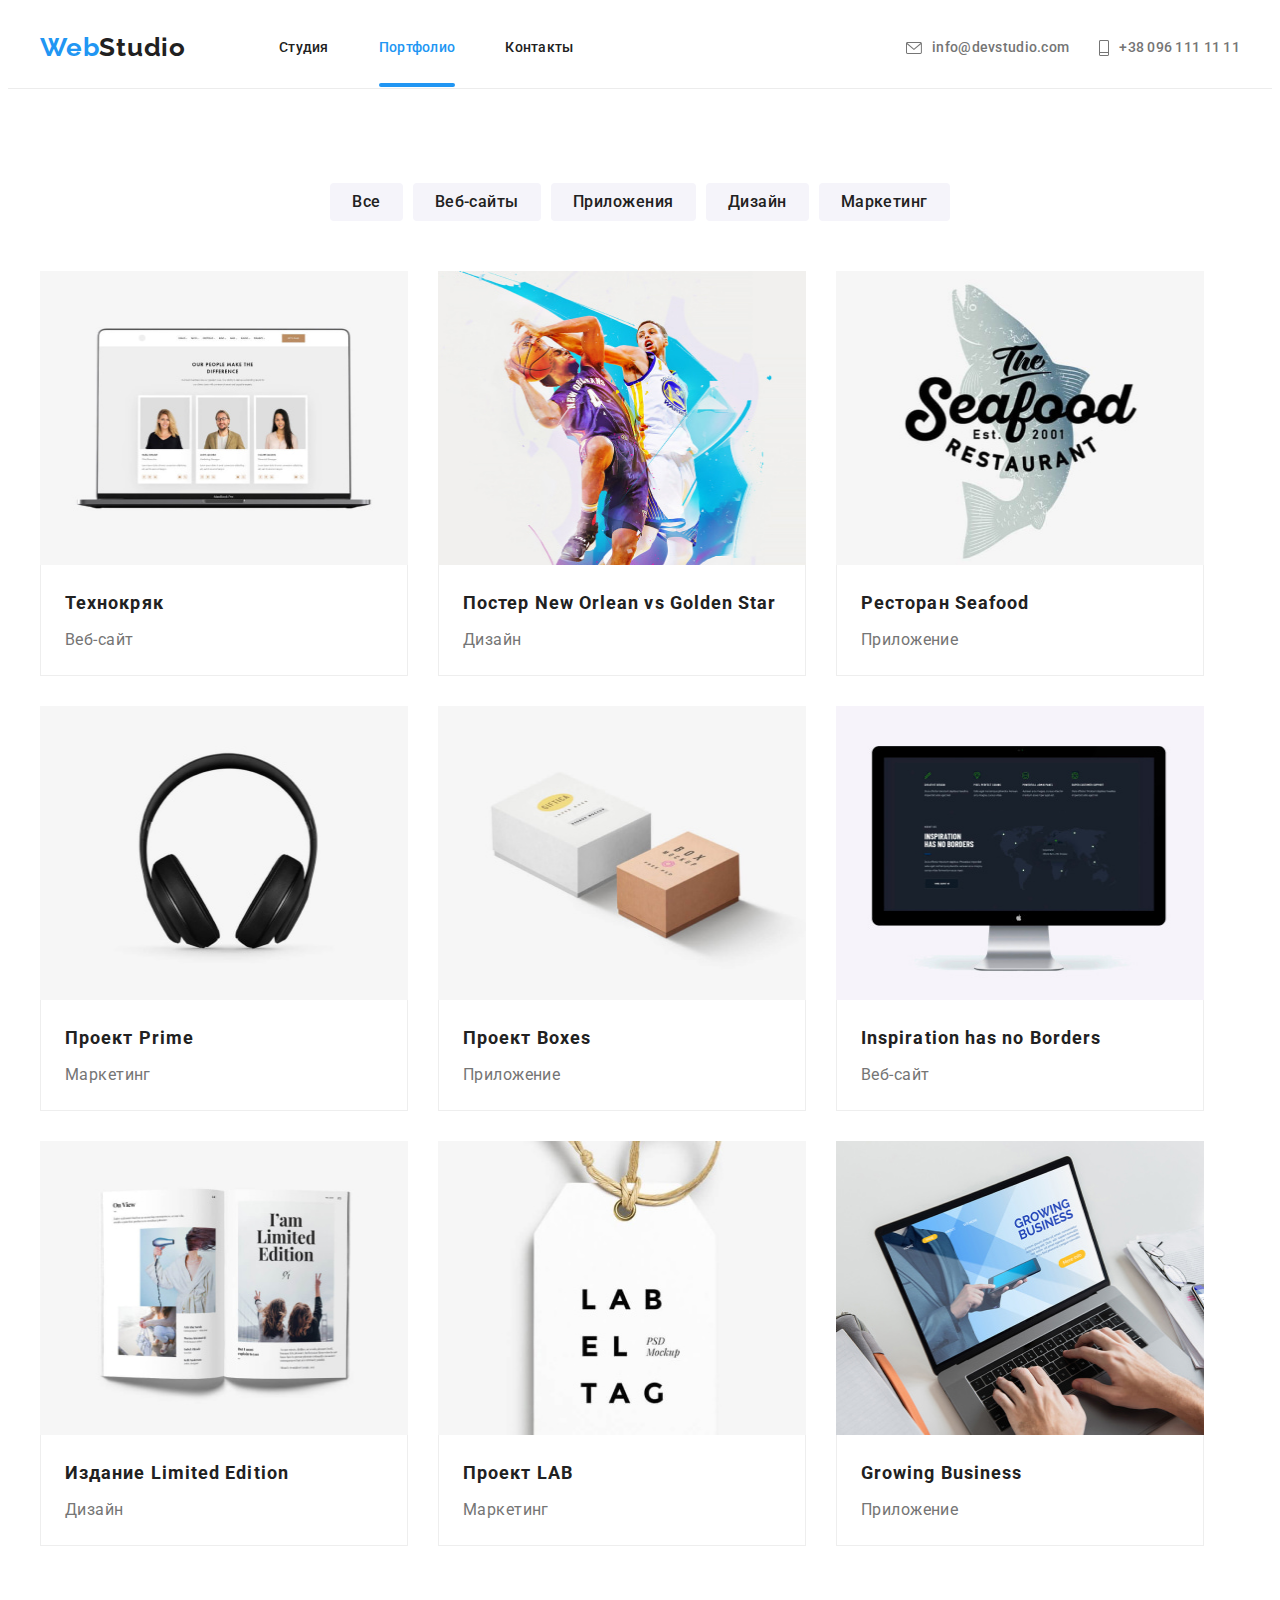
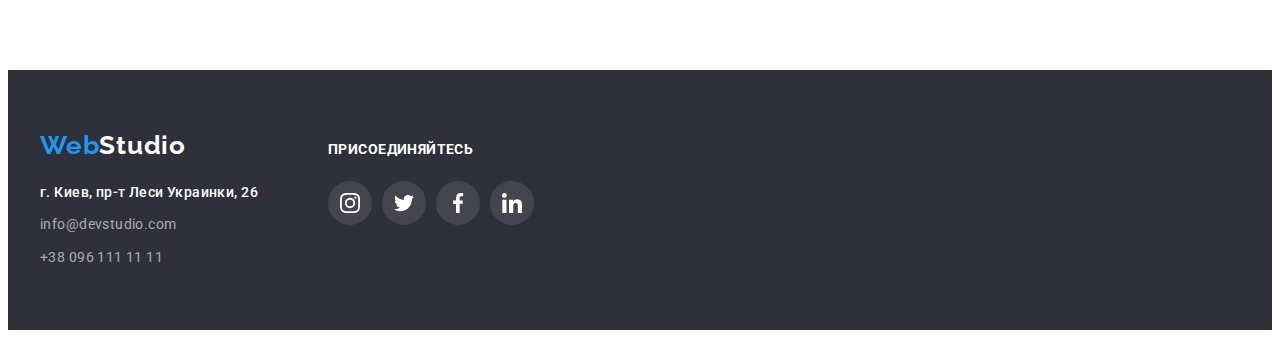
<file: portfolio.html>
<!DOCTYPE html>
<html lang="ru">

<head>
  <meta charset="UTF-8" />
  <meta http-equiv="X-UA-Compatible" content="IE=edge" />
  <meta name="viewport" content="width=device-width, initial-scale=1.0" />
  <title>Portfilio</title>
  <!-- Основные шрифты -->
  <link rel="preconnect" href="https://fonts.googleapis.com" />
  <link rel="preconnect" href="https://fonts.gstatic.com" crossorigin />
  <link href="https://fonts.googleapis.com/css2?family=Raleway:wght@700&family=Roboto:wght@400;500;700;900&display=swap"
    rel="stylesheet" />
  <!-- Стили -->
  <link rel="stylesheet" href="https://cdnjs.cloudflare.com/ajax/libs/modern-normalize/1.1.0/modern-normalize.min.css"
    integrity="sha512-wpPYUAdjBVSE4KJnH1VR1HeZfpl1ub8YT/NKx4PuQ5NmX2tKuGu6U/JRp5y+Y8XG2tV+wKQpNHVUX03MfMFn9Q=="
    crossorigin="anonymous" referrerpolicy="no-referrer" />
  <link rel="stylesheet" href="./css/styles.css" />
</head>

<body>
  <header class="header portfolio">
    <!-- Навигация + контакты -->
    <div class="container">
      <nav class="nav header-container">
        <a class="nav-link" href="./index.html"><span class="nav-span">Web</span>Studio</a>
        <ul class="nav-list">
          <li class="nav-item">
            <a class="nav-links" href="./index.html">Студия </a>
          </li>
          <li class="nav-item active">
            <a class="nav-links current" href="./portfolio.html">Портфолио</a>
          </li>
          <li class="nav-item">
            <a class="nav-links" href="">Контакты</a>
          </li>
        </ul>

        <!-- Контакты шапки -->
        <ul class="header-list">
          <li class="header-item">
            <a class="header-contacts" href="mailto:info@devstudio.com" aria-label="email">
              <svg class="header-socials-icon" width="16" height="12">
                <use href="./images/Icons/envelope,phone.svg#envelope">
                </use>
              </svg>
              info@devstudio.com</a>
          </li>
          <li class="header-item">
            <a class="header-contacts " href="tel:+380961111111" aria-label="phone number">
              <svg class="header-socials-icon " width="10" height="16">
                <use href="./images/Icons/envelope,phone.svg#phone"></use>
              </svg>
              +38 096 111 11 11</a>
          </li>
        </ul>
      </nav>
    </div>
  </header>
  <main>
    <section>
      <h1 hidden>Портфолио</h1>
    </section>
    <!-- Список кнопок -->
    <div class="container">
      <section class="section">
        <ul class="btn-list">
          <li class="btn-item">
            <button class="radio-btn" type="button">Все</button>
          </li>
          <li class="btn-item">
            <button class="radio-btn" type="button">Веб-сайты</button>
          </li>
          <li class="btn-item">
            <button class="radio-btn" type="button">Приложения</button>
          </li>
          <li class="btn-item">
            <button class="radio-btn" type="button">Дизайн</button>
          </li>
          <li class="btn-item">
            <button class="radio-btn last-btn" type="button">Маркетинг</button>
          </li>
        </ul>
        <!-- Карточки товара -->
        <ul class="cards-list">
          <li class="cards-item">
            <a class="cards-link" href="">
              <div class="cards-thumb">
                <img src="./images/Portfolio/web_tehno.jpg" alt="Разработка веб сайта" width="368" height="294" />
                <div class="cards-pop-up">
                  <p class="cards-pop-up-text">
                    Ресурс предлагает комплексные предложения с разным уровнем функционала и сервисов. Все это
                    позволит
                    посетителю получить
                    исчерпывающие сведения о компании или частном лице.
                  </p>
                </div>
              </div>
              <div class="cards-indent">
                <h2 class="cards-title">Технокряк</h2>
                <p class="cards-post">Веб-сайт</p>
              </div>
            </a>
          </li>
          <li class="cards-item">
            <a class="cards-link" href="">
              <div class="cards-thumb">
                <img src="./images/Portfolio/poster.jpg" alt="Дизайн постера" width="368" height="294" />
                <div class="cards-pop-up">
                  <p class="cards-pop-up-text">
                    Ресурс предлагает комплексные предложения с разным уровнем функционала и сервисов. Все это
                    позволит
                    посетителю получить
                    исчерпывающие сведения о компании или частном лице.
                  </p>
                </div>
              </div>
              <div class="cards-indent">
                <h2 class="cards-title">Постер New Orlean vs Golden Star</h2>
                <p class="cards-post">Дизайн</p>

              </div>
            </a>
          </li>
          <li class="cards-item third">
            <a class="cards-link" href="">
              <div class="cards-thumb">
                <img src="./images/Portfolio/app_seafood.jpg" alt="Приложение для ресторана" width="368" height="294" />
                <div class="cards-pop-up">
                  <p class="cards-pop-up-text">
                    Ресурс предлагает комплексные предложения с разным уровнем функционала и сервисов. Все это
                    позволит
                    посетителю получить
                    исчерпывающие сведения о компании или частном лице.
                  </p>
                </div>
              </div>
              <div class="cards-indent">
                <h2 class="cards-title">Ресторан Seafood</h2>
                <p class="cards-post">Приложение</p>
              </div>
            </a>
          </li>
          <li class="cards-item">
            <a class="cards-link" href="">
              <div class="cards-thumb">
                <img src="./images/Portfolio/marketing_prime.jpg" alt="Маркетинговое сопровождение проекта" width="368"
                  height="294" />
                <div class="cards-pop-up">
                  <p class="cards-pop-up-text">
                    Ресурс предлагает комплексные предложения с разным уровнем функционала и сервисов. Все это
                    позволит
                    посетителю получить
                    исчерпывающие сведения о компании или частном лице.
                  </p>
                </div>
              </div>
              <div class="cards-indent">
                <h2 class="cards-title">Проект Prime</h2>
                <p class="cards-post">Маркетинг</p>
              </div>
            </a>
          </li>
          <li class="cards-item">
            <a class="cards-link" href="">
              <div class="cards-thumb">
                <img src="./images/Portfolio/app_baxes.jpg" alt="Разработка приложения" width="368" height="294" />
                <div class="cards-pop-up">
                  <p class="cards-pop-up-text">
                    Ресурс предлагает комплексные предложения с разным уровнем функционала и сервисов. Все это
                    позволит
                    посетителю получить
                    исчерпывающие сведения о компании или частном лице.
                  </p>
                </div>
              </div>
              <div class="cards-indent">
                <h2 class="cards-title">Проект Boxes</h2>
                <p class="cards-post">Приложение</p>
              </div>
            </a>
          </li>
          <li class="cards-item third">
            <a class="cards-link" href="">
              <div class="cards-thumb">
                <img src="./images/Portfolio/web_insp.jpg" alt="Разработка сайта" width="368" height="294" />
                <div class="cards-pop-up">
                  <p class="cards-pop-up-text">
                    Ресурс предлагает комплексные предложения с разным уровнем функционала и сервисов. Все это
                    позволит
                    посетителю получить
                    исчерпывающие сведения о компании или частном лице.
                  </p>
                </div>
              </div>
              <div class="cards-indent">
                <h2 class="cards-title" lang="en">Inspiration has no Borders</h2>
                <p class="cards-post">Веб-сайт</p>
              </div>
            </a>
          </li>
          <li class="cards-item">
            <a class="cards-link" href="">
              <div class="cards-thumb">
                <img src="./images/Portfolio/Des_LE.jpg" alt="Дизайн верстки журнала" width="368" height="294" />
                <div class="cards-pop-up">
                  <p class="cards-pop-up-text">
                    Ресурс предлагает комплексные предложения с разным уровнем функционала и сервисов. Все это
                    позволит
                    посетителю получить
                    исчерпывающие сведения о компании или частном лице.
                  </p>
                </div>
              </div>
              <div class="cards-indent">
                <h2 class="cards-title">Издание Limited Edition</h2>
                <p class="cards-post">Дизайн</p>
              </div>
            </a>
          </li>
          <li class="cards-item">
            <a class="cards-link" href="">
              <div class="cards-thumb">
                <img src="./images/Portfolio/marketing_LAB.jpg" alt="Маркетинговое сопровождение проекта" width="368"
                  height="294" />
                <div class="cards-pop-up">
                  <p class="cards-pop-up-text">
                    Ресурс предлагает комплексные предложения с разным уровнем функционала и сервисов. Все это
                    позволит
                    посетителю получить
                    исчерпывающие сведения о компании или частном лице.
                  </p>
                </div>
              </div>
              <div class="cards-indent">
                <h2 class="cards-title">Проект LAB</h2>
                <p class="cards-post">Маркетинг</p>
              </div>
            </a>
          </li>
          <li class="cards-item third">
            <a class="cards-link" href="">
              <div class="cards-thumb">
                <img src="./images/Portfolio/app_GB.jpg" alt="Разработка" width="368" height="294" />
                <div class="cards-pop-up">
                  <p class="cards-pop-up-text">
                    Ресурс предлагает комплексные предложения с разным уровнем функционала и сервисов. Все это
                    позволит
                    посетителю получить
                    исчерпывающие сведения о компании или частном лице.
                  </p>
                </div>
              </div>
              <div class="cards-indent">
                <h2 class="cards-title" lang="en">Growing Business</h2>
                <p class="cards-post">Приложение</p>
              </div>
            </a>
          </li>
        </ul>
      </section>
    </div>
    <!-- Footer -->
    <footer class="footer">
      <div class="footer-container container">
        <div>
          <a class="footer-link" href="./index.html"><span class="footer-span">Web</span>Studio</a>
          <address class="footer-address">
            <ul class="footer-list">
              <li class="footer-item">
                <a class="footer-adr"
                  href="https://www.google.com.ua/maps/place/%D0%B1%D1%83%D0%BB.+%D0%9B%D0%B5%D1%81%D0%B8+%D0%A3%D0%BA%D1%80%D0%B0%D0%B8%D0%BD%D0%BA%D0%B8,+26,+%D0%9A%D0%B8%D0%B5%D0%B2,+02000/@50.4265807,30.5361971,17z/data=!3m1!4b1!4m5!3m4!1s0x40d4cf0e033ecbe9:0x57a4dffefec77da0!8m2!3d50.4265807!4d30.5383858?hl=ru"
                  target="_blank" rel="noopener noreferrer">
                  г. Киев, пр-т Леси Украинки, 26
                </a>
              </li>
              <li class="footer-item">
                <a class="footer-contacts" href="mailto:info@devstudio.com">info@devstudio.com</a>
              </li>
              <li>
                <a class="footer-contacts" href="tel:+380961111111">+38 096 111 11 11</a>
              </li>
            </ul>
          </address>
        </div>
        <div class="footer-cta">
          <p class="footer-cta-title">присоединяйтесь</p>
          <ul class="footer-socials socials">
            <li class="footer-socials-item">
              <a class="footer-socials-link " href="" aria-label="Instagram">
                <svg class="footer-socials-icon" width="20" height="20">
                  <use href="./images/Icons/icons.svg#instagram"></use>
                </svg>
              </a>
            </li>
            <li class="footer-socials-item">
              <a class="footer-socials-link" href="" aria-label="Twitter">
                <svg class="footer-socials-icon" width="20" height="20">
                  <use href="./images/Icons/icons.svg#twitter"></use>
                </svg>
              </a>
            </li>
            <li class="footer-socials-item">
              <a class="footer-socials-link" href="" aria-label="Facebook">
                <svg class="footer-socials-icon" width="20" height="20">
                  <use href="./images/Icons/icons.svg#facebook"></use>
                </svg>
              </a>
            </li>
            <li class="footer-socials-item">
              <a class="footer-socials-link" href="" aria-label="Linkedin">
                <svg class="footer-socials-icon" width="20" height="20">
                  <use href="./images/Icons/icons.svg#linkedin"></use>
                </svg>
              </a>
            </li>
          </ul>
        </div>
      </div>
    </footer>
  </main>
</body>

</html>
</file>
<file: css/styles.css>
/* 
#212121;
#FFFFFF;
#757575;
#EEEEEE;
#2196F3;
#F5F4FA;
#000000;
#2F303A;
#ECECEC;
 */

:root {
  /* main fonts */
  --main-font: 'Roboto', sans-serif;
  --secondary-font: 'Raleway', sans-serif;
  /* text colors */
  --main-txt-clr: #757575;
  --secondary-txt-clr: #212121;
  --accent-clr: #2196f3;

  /* background colors */
  --main-bg-clr: #e5e5e5;
  --secondary-bg-clr: #f5f4fa;
  --footer-bg-clr: #2f303a;
  --nav-bg-clr: #ffffff;
  --btn-bg: #f5f4fa;

  /* animation */
  --animation: 250ms cubic-bezier(0.4, 0, 0.2, 1);
}

body {
  font-family: var(--main-font);
  font-size: 14px;
  line-height: 1.7;
  letter-spacing: 0.03em;

  color: var(--main-txt-clr);
}

/* Остальной код */

h1,
h2,
h3,
h4,
p {
  margin-top: 0;
  margin-bottom: 0;
}

ul {
  margin: 0;
  padding: 0;
  list-style: none;
}

img {
  display: block;
  max-width: 100%;
  min-height: auto;
}

.container {
  width: 1200px;
  padding-left: 15px;
  padding-right: 15px;
  margin-left: auto;
  margin-right: auto;
}

.overlay {
  background-image: linear-gradient(to right, rgba(47, 48, 58, 0.4), rgba(47, 48, 58, 0.4)),
    url(../images/Hero/Overlay.jpg);

  background-size: cover;
}

.header-container {
  display: flex;
}

/* Бордер нижний портфолио */
.portfolio {
  border-bottom: 1px solid #ececec;
}

.nav {
  background-color: var(--nav-bg-clr);
}

.nav-link {
  margin-right: 93px;
  padding-top: 24px;
  padding-bottom: 25px;

  font-family: var(--secondary-font);
  font-weight: 700;
  font-size: 26px;
  line-height: 1.19;
  letter-spacing: 0.03em;
  text-decoration: none;

  color: var(--secondary-txt-clr);

  justify-content: space-between;
}

.nav-span {
  font-family: var(--secondary-font);
  font-weight: 700;
  font-size: 26px;
  line-height: 1.19;
  letter-spacing: 0.03em;

  color: var(--accent-clr);
}

.nav-list {
  display: flex;
  align-items: center;
}

.nav-item {
  margin-right: 50px;
}

.nav-item:last-child {
  margin-right: 0;
}

.nav-links {
  position: relative;
  padding-top: 32px;
  padding-bottom: 32px;
  font-family: inherit;
  font-weight: 500;
  font-size: 14px;
  line-height: 1.14;
  letter-spacing: 0.02em;
  text-decoration: none;

  color: var(--secondary-txt-clr);

  transition: color var(--animation);
}

.current {
  color: var(--accent-clr);
}

.current::after {
  position: absolute;
  bottom: 0;
  left: 0;
  content: '';
  display: block;
  width: 100%;
  height: 4px;
  border-radius: 2px;
  background-color: var(--accent-clr);
}

.header-list {
  display: flex;
  margin-left: auto;
  align-items: center;
}

.header-item {
  display: flex;
  margin-right: 30px;
}

.header-item:last-child {
  margin-right: 0;
}

.header-contacts {
  display: flex;
  align-items: center;

  font-family: inherit;
  font-weight: 500;
  font-size: 14px;
  line-height: 1.14;
  letter-spacing: 0.02em;
  text-decoration: none;
  cursor: pointer;

  color: var(--main-txt-clr);

  transition: color var(--animation);
}

.header-socials-icon {
  margin-right: 10px;
  fill: currentColor;

  transition: fill var(--animation);
}

.header-item:hover .header-contacts,
.header-item:focus .header-contacts {
  color: var(--accent-clr);
}

.header-item:hover .header-socials-icon,
.header-item:focus .header-socials-icon {
  fill: var(--accent-clr);
}

/* .header-contacts:hover, - ховер свг через наследование цвета*/
.footer-contacts:hover,
.footer-contacts:focus,
.footer-adr:hover,
.footer-adr:focus,
.nav-links:hover,
.nav-links:focus {
  color: var(--accent-clr);
  fill: var(--accent-clr);
}

.nav-item.active a {
  color: var(--accent-clr);
}

/* Секция герой */

.hero {
  max-width: 1600px;
  height: 600px;
  margin: 0 auto;
  text-align: center;
  padding: 200px 0;
  background-color: #2f303a;
}

.hero-title {
  margin-bottom: 30px;

  font-family: inherit;
  font-weight: 900;
  font-size: 44px;
  line-height: 1.36;
  letter-spacing: 0.06em;
  text-transform: uppercase;
  color: var(--nav-bg-clr);
}

.hero-btn {
  padding: 10px 32px;
  border: none;

  font-family: var(--main-font);
  font-weight: 700;
  font-size: 16px;
  line-height: 1.87;
  letter-spacing: 0.06em;
  cursor: pointer;
  border-radius: 4px;
  color: var(--nav-bg-clr);
  background-color: var(--accent-clr);
}

/* Modal window */

.backdrop {
  position: fixed;
  top: 0;
  left: 0;
  width: 100vw;
  height: 100vh;
  background: rgba(0, 0, 0, 0.2);

  transition: var(--animation);
}

.backdrop.is-hidden {
  opacity: 0;
  pointer-events: none;

  transition: var(--animation);
}

.modal {
  position: absolute;
  top: 50%;
  left: 50%;
  transform: translate(-50%, -50%);
  padding: 25px;

  width: 528px;
  height: 581px;

  background: var(--nav-bg-clr);
  box-shadow: 0px 1px 3px rgba(0, 0, 0, 0.12), 0px 1px 1px rgba(0, 0, 0, 0.14),
    0px 2px 1px rgba(0, 0, 0, 0.2);
  border-radius: 4px;

}

.close {
  position: absolute;
  top: 8px;
  right: 8px;
  border-radius: 50%;

  width: 30px;
  height: 30px;

  font-weight: 700;
  color: 000;
  background: #ffffff;
  border: 1px solid rgba(0, 0, 0, 0.1);

  cursor: pointer;

}

/* Секция "Наши особенности" */

.section {
  padding-top: 94px;
  padding-bottom: 94px;
}

.features-list {
  display: flex;
  justify-content: space-between;
}

.features-item::before {
  display: block;
  content: '';
  height: 120px;
  background-color: #f5f4fa;
  margin-bottom: 30px;
  background-size: 65px, 70px;
  background-repeat: no-repeat;
  background-position: center;
  border-radius: 4px;
}

.features-item {
  width: 270px;
  margin-right: 30px;
}

.features-item:last-child {
  margin-right: 0;
}

.icon-antenna::before {
  background-image: url(../images/Icons/antenna.svg);
}

.icon-clock::before {
  background-image: url(../images/Icons/clock.svg);
}

.icon-diagram::before {
  background-image: url(../images/Icons/diagram.svg);
}

.icon-astronaut::before {
  background-image: url(../images/Icons/astronaut.svg);
}

.features-title {
  margin-bottom: 10px;
  font-family: inherit;
  font-style: normal;
  font-weight: 700;
  font-size: 14px;
  line-height: 1.14;
  text-transform: uppercase;

  color: var(--secondary-txt-clr);
}

.features-text {
  font-family: inherit;
  font-size: 14px;
  line-height: 1.71;

  color: var(--main-txt-clr);
}

/* Чем мы занимаемся */

.about {
  padding-top: 0;
}

.about-list {
  display: flex;
  justify-content: space-between;
}

.about-title {
  margin-bottom: 50px;
  font-family: inherit;
  font-style: normal;
  font-weight: 700;
  font-size: 36px;
  line-height: 1.12;
  text-align: center;

  color: var(--secondary-txt-clr);
}

.about-item {
  position: relative;
  width: 370px;
}

.about-description {
  position: absolute;

  display: flex;
  align-items: center;
  justify-content: center;

  width: 100%;
  height: 70px;
  bottom: 0;

  color: var(--nav-bg-clr);
  background-color: rgba(47, 48, 58, 0.8);
}

.about-description p {
  font-family: var(--main-font);
  font-weight: 700;
  font-size: 14px;
  line-height: 1.17;
  text-transform: uppercase;
  
}

/* Наша команда */

.team {
  padding-top: 94px;
  padding-bottom: 94px;
  background-color: var(--secondary-bg-clr);
}

.team-title {
  margin-bottom: 50px;
  font-family: inherit;
  font-style: normal;
  font-weight: 700;
  font-size: 36px;
  line-height: 1.12;
  text-align: center;

  color: var(--secondary-txt-clr);
}

.team-list {
  display: flex;
  margin-right: 30px;
  justify-content: space-between;
}

.team-list:last-child {
  margin-right: 0;
}

.team-item {
  background-color: var(--nav-bg-clr);
  box-shadow: 0px 1px 3px rgba(0, 0, 0, 0.12), 0px 1px 1px rgba(0, 0, 0, 0.14),
    0px 2px 1px rgba(0, 0, 0, 0.2);
  border-radius: 0px 0px 4px 4px;
}

.team-wrapper {
  padding-top: 30px;
  padding-bottom: 30px;
}

.team-member {
  margin-bottom: 10px;

  font-family: inherit;
  font-style: normal;
  font-weight: 500;
  font-size: 16px;
  line-height: 1.19;
  text-align: center;

  color: var(--secondary-txt-clr);
}

.team-text {
  margin-bottom: 16px;
  font-family: inherit;
  font-size: 16px;
  line-height: 1.19;
  text-align: center;

  color: var(--main-txt-clr);
}

.socials {
  display: flex;
}

.socials-item:first-child {
  margin-left: 32px;
}

.socials-item {
  margin-right: 8px;
  border-radius: 50%;
}

.socials-link {
  display: flex;
  justify-content: center;
  align-items: center;

  width: 44px;
  height: 44px;

  background-color: #fff;
  border-radius: 50%;

  fill: #afb1b8;

  transition: background-color var(--animation);
}

.socials-icon {
  transition: fill var(--animation);
}

.socials-link:hover,
.socials-link:focus {
  fill: var(--nav-bg-clr);
  background-color: var(--accent-clr);
}

/* Our clients */

.clients-title {
  margin-bottom: 50px;

  font-family: inherit;
  font-weight: 700;
  font-size: 36px;
  text-align: center;
  line-height: 1.17;
  color: var(--secondary-txt-clr);
}

.clients-list {
  display: flex;
}

.clients-item {
  margin-right: 30px;
  width: 170px;
  height: 92px;
}

.clients-item:last-child {
  margin-right: 0;
}

.clients-link {
  display: flex;
  align-items: center;
  justify-content: center;
  width: 100%;
  height: 100%;

  border: 1px solid #afb1b8;
  border-radius: 4px;
  fill: #afb1b8;

  transition: fill var(--animation);
}

.clients-link:hover,
.clients-link:focus {
  fill: var(--accent-clr);
  border: 1px solid var(--accent-clr);
}


/* Portfolio */

.btn-list {
  display: flex;
  justify-content: center;
  margin-bottom: 50px;
}

.btn-item{
  margin-right: 10px;
}

.btn-item:last-child{
  margin-right: 0;
}

.radio-btn {
  padding: 6px 22px;
  border: none;

  font-family: var(--main-font);
  font-style: normal;
  font-weight: 500;
  font-size: 16px;
  line-height: 1.62;
  letter-spacing: 0.03em;

  color: var(--secondary-txt-clr);
  background: #f5f4fa;
  border-radius: 4px;

  cursor: pointer;

  transition: color var(--animation), background-color var(--animation), box-shadow: 0px 3px 1px rgba(0, 0, 0, 0.1),
  0px 1px 2px rgba(0, 0, 0, 0.08),
  0px 2px 2px rgba(0, 0, 0, 0.12);
  
}

.last-btn:last-child {
  margin-right: 0;
}

.radio-btn:hover,
.radio-btn:focus {
  color: #ffffff;
  background-color: var(--accent-clr);
  box-shadow: 0px 3px 1px rgba(0, 0, 0, 0.1), 0px 1px 2px rgba(0, 0, 0, 0.08),
    0px 2px 2px rgba(0, 0, 0, 0.12);
  border-radius: 4px;
}

/* Карточки товара */

.cards-list {
  display: flex;
  flex-wrap: wrap;
}

.cards-item {
  margin-right: 30px;
  margin-bottom: 30px;
}

.third {
  margin-right: 0;
}

.cards-link {
  display: block;

  text-decoration: none;

  transition: box-shadow var(--animation);
}

.cards-link:hover,
.cards-link:focus {
  box-sizing: border-box;
  
  box-shadow: 0px 1px 1px rgba(0, 0, 0, 0.12), 0px 4px 4px rgba(0, 0, 0, 0.06),
    1px 4px 6px rgba(0, 0, 0, 0.16);
}

.cards-link:hover .cards-thumb::before,
.cards-link:focus .cards-thumb::before
{
  transform: translateY(0);
  opacity: 1;
}

.cards-thumb::before {
  position: absolute;

  content: '';
  width: 100%;
  height: 100%;
  background-color: rgba(33, 150, 243, 0.9);

  opacity: 0;
  transform: translateY(100%);
  transition: var(--animation);
}

.cards-thumb {
  position: relative;
  overflow: hidden;
}

.cards-pop-up {
  position: absolute;
  top: 63px;
  left: 24px;
  opacity: 0;
  transform: translateY(100%);
  transition: var(--animation);
}

.cards-pop-up-text {
  font-family: inherit;
  font-size: 18px;
  font-weight: 400;
  line-height: 1.5;

  color: rgba(255, 255, 255, 1);
}

.cards-link:hover .cards-pop-up,
.cards-link:focus .cards-pop-up
{
  opacity: 1;
  transform: translateY(0);
}

.cards-indent {
  padding: 20px 24px;
  border-bottom: 1px solid #eeeeee;
  border-right: 1px solid #eeeeee;
  border-left: 1px solid #eeeeee;
}

.cards-title {
  margin-bottom: 4px;
  font-family: inherit;
  text-decoration: none;
  font-weight: 700;
  font-size: 18px;
  line-height: 2;
  letter-spacing: 0.06em;

  color: var(--secondary-txt-clr);
}

.cards-post {
  font-family: inherit;
  text-decoration: none;
  font-size: 16px;
  line-height: 1.87;

  color: var(--main-txt-clr);
}

/* Футер */
.footer {
  display: flex;

  padding-top: 60px;
  padding-bottom: 60px;
  background-color: var(--footer-bg-clr);
}

.footer-link {
  display: block;
  margin-bottom: 20px;
  font-family: var(--secondary-font);
  font-weight: 700;
  font-size: 26px;
  line-height: 1.19;
  letter-spacing: 0.03em;
  text-decoration: none;

  color: var(--nav-bg-clr);
}

.footer-span {
  font-family: var(--secondary-font);
  font-weight: 700;
  font-size: 26px;
  line-height: 1.19;
  letter-spacing: 0.03em;

  color: var(--accent-clr);
}

.footer-item {
  margin-bottom: 9px;
}

.footer-adr {
  font-family: inherit;
  font-style: normal;
  font-weight: 500;
  font-size: 14px;
  line-height: 1.71;
  letter-spacing: 0.03em;
  text-decoration: none;

  color: var(--nav-bg-clr);

  transition: color var(--animation);
}

.footer-contacts {
  font-family: inherit;
  font-style: normal;
  font-weight: normal;
  font-size: 14px;
  line-height: 1.71;
  letter-spacing: 0.03em;
  text-decoration: none;

  color: rgba(255, 255, 255, 0.6);

  transition: color var(--animation);
}

.footer-container {
  display: flex;
  align-items: baseline;
}

.footer-cta {
  margin-left: 70px;
}

.footer-cta-title {
  margin-bottom: 20px;

  font-family: inherit;
  font-size: 14px;
  font-weight: 700;
  text-transform: uppercase;

  color: var(--nav-bg-clr);
}

.footer-socials-item {
  margin-right: 10px;
}

.footer-socials-link {
  display: flex;
  justify-content: center;
  align-items: center;

  width: 44px;
  height: 44px;

  background-color: rgba(255, 255, 255, 0.1);
  border-radius: 50%;

  fill: var(--nav-bg-clr);

  transition: background-color var(--animation);
}

.footer-socials-link:hover,
.footer-socials-link:focus {
  fill: var(--nav-bg-clr);
  background-color: var(--accent-clr);
}
</file>
